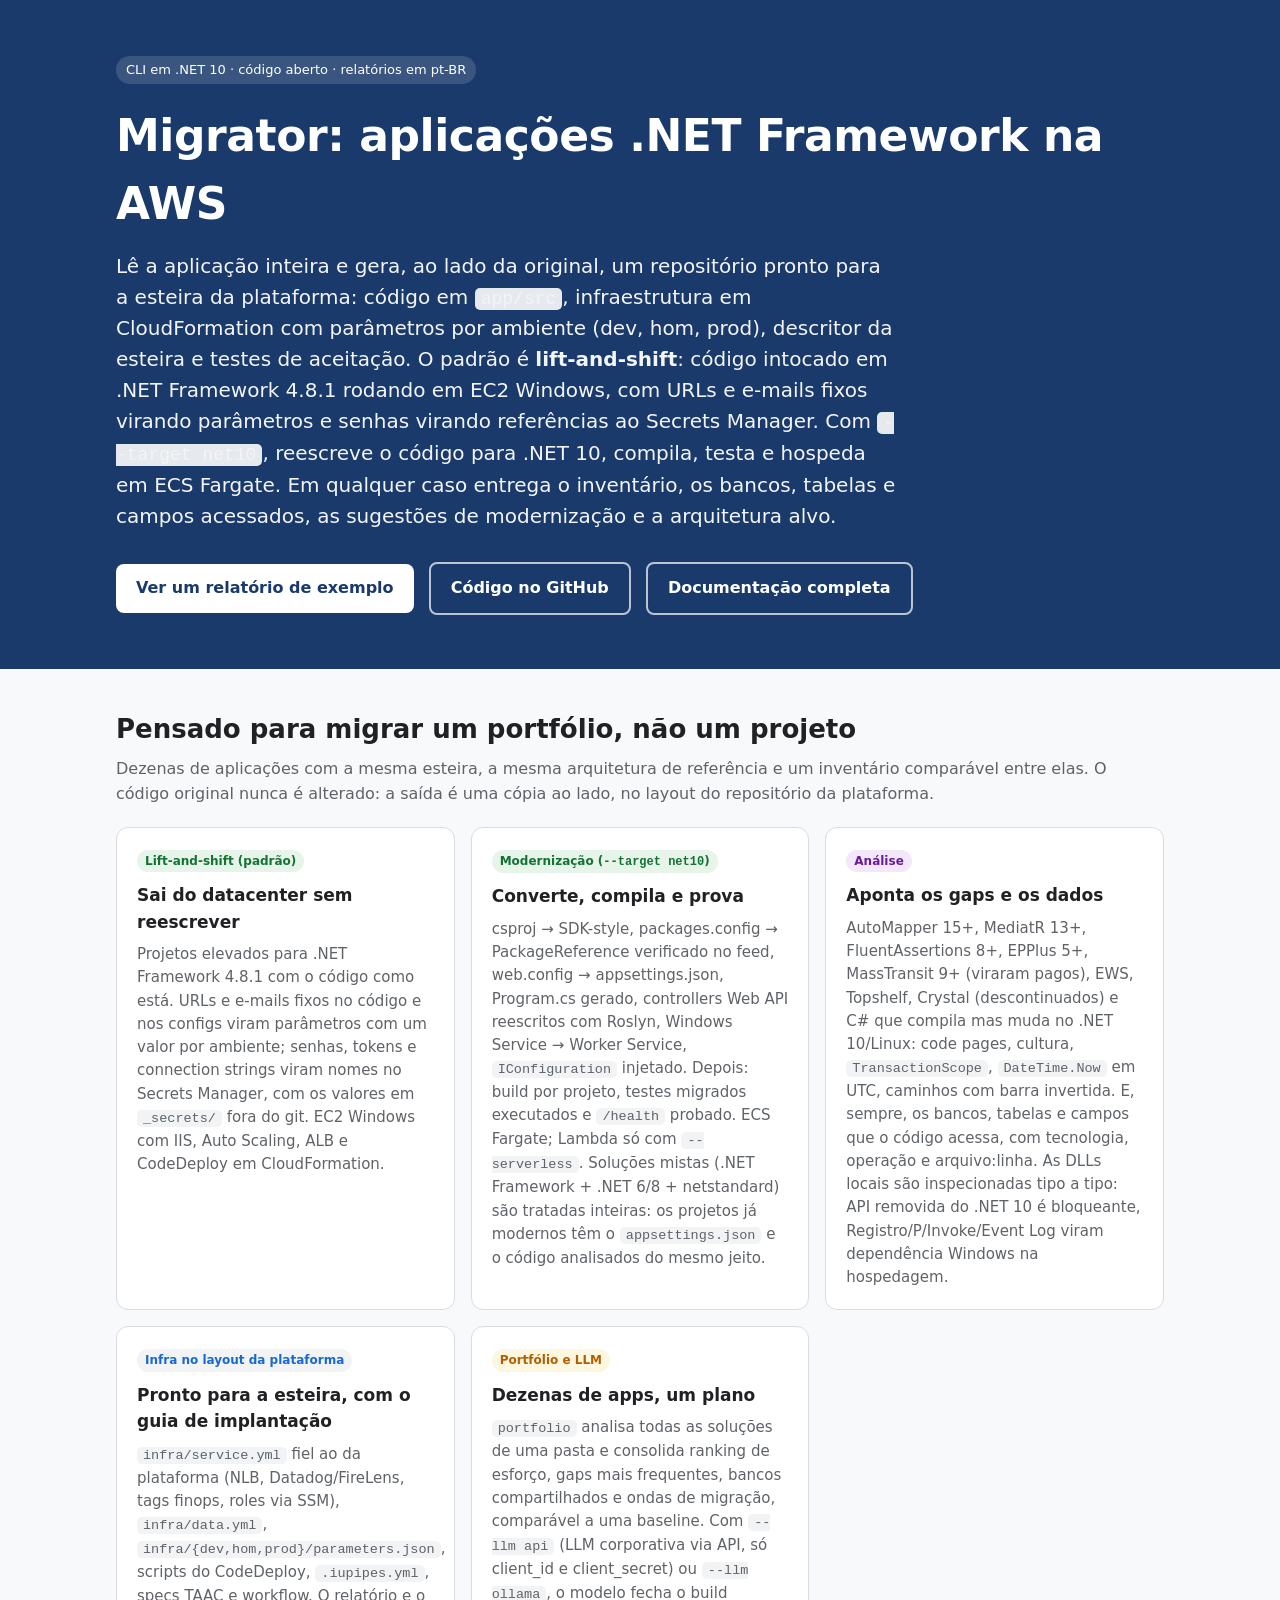
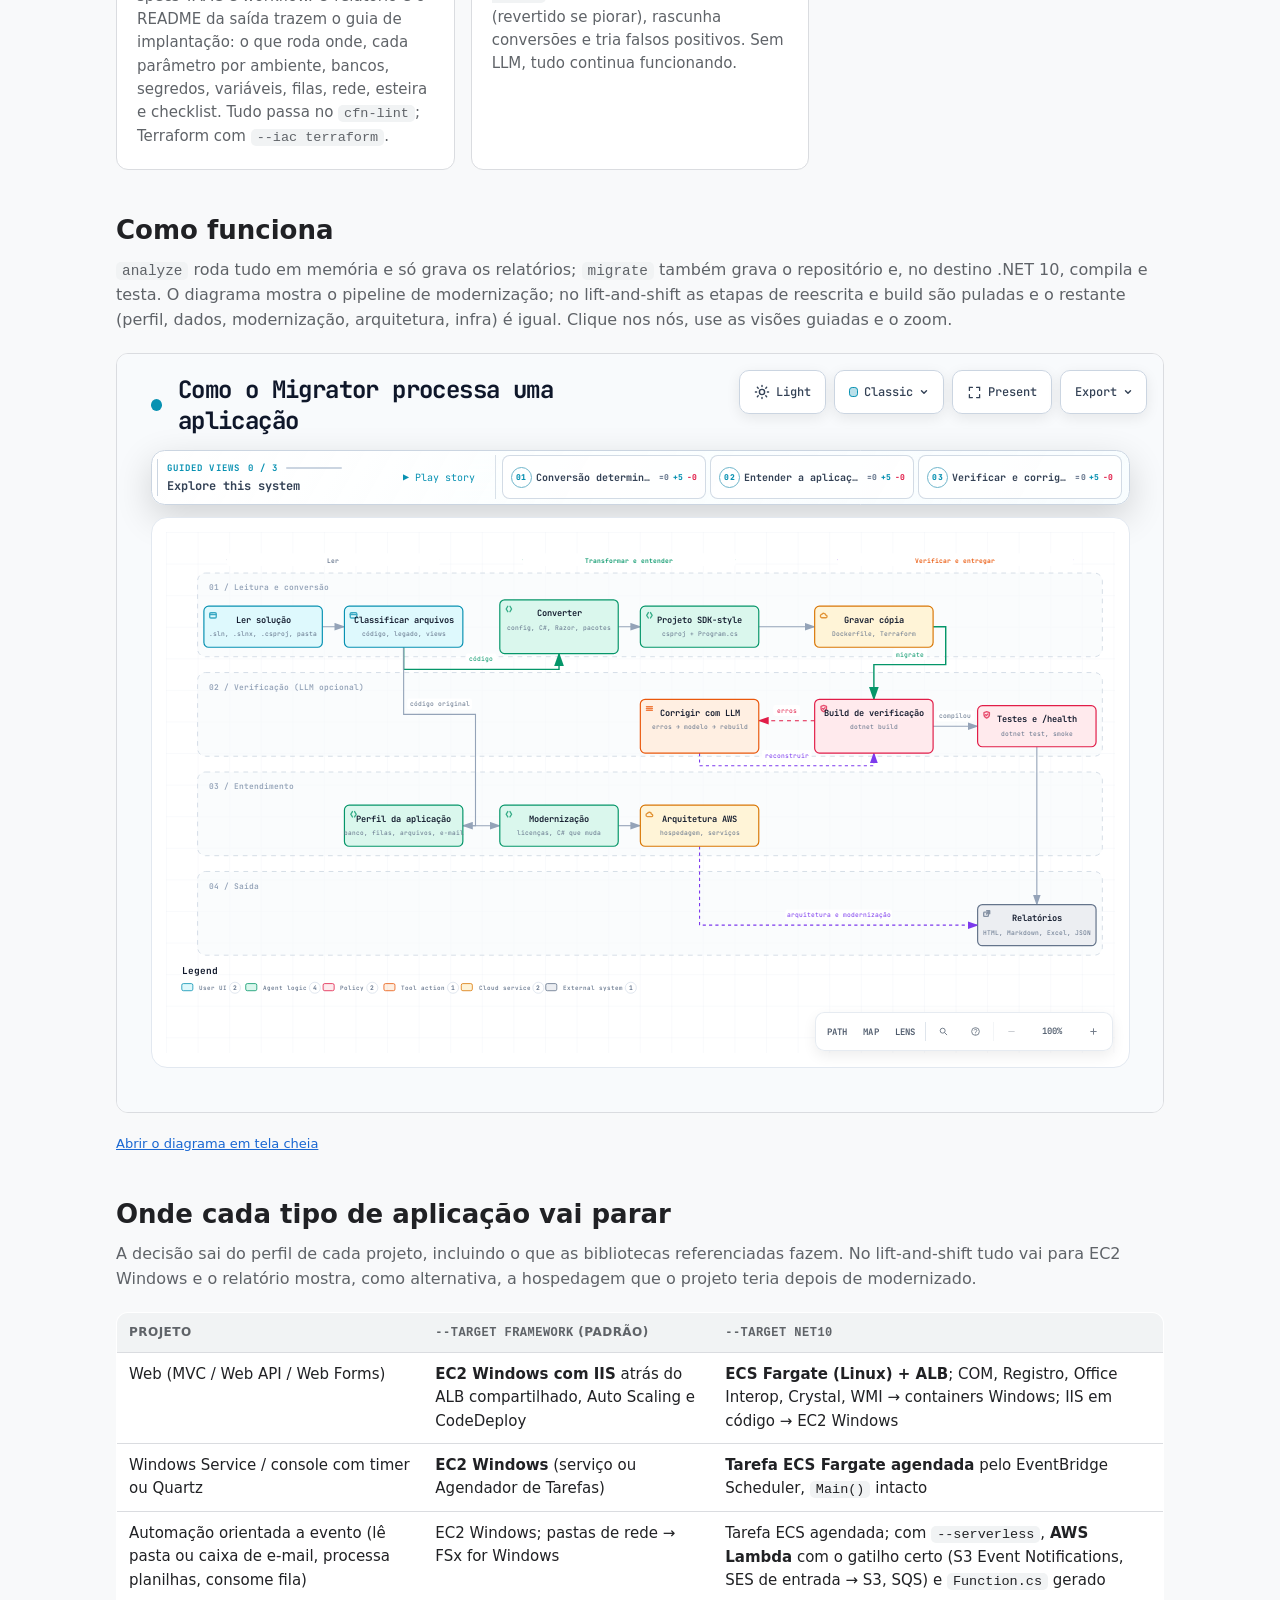
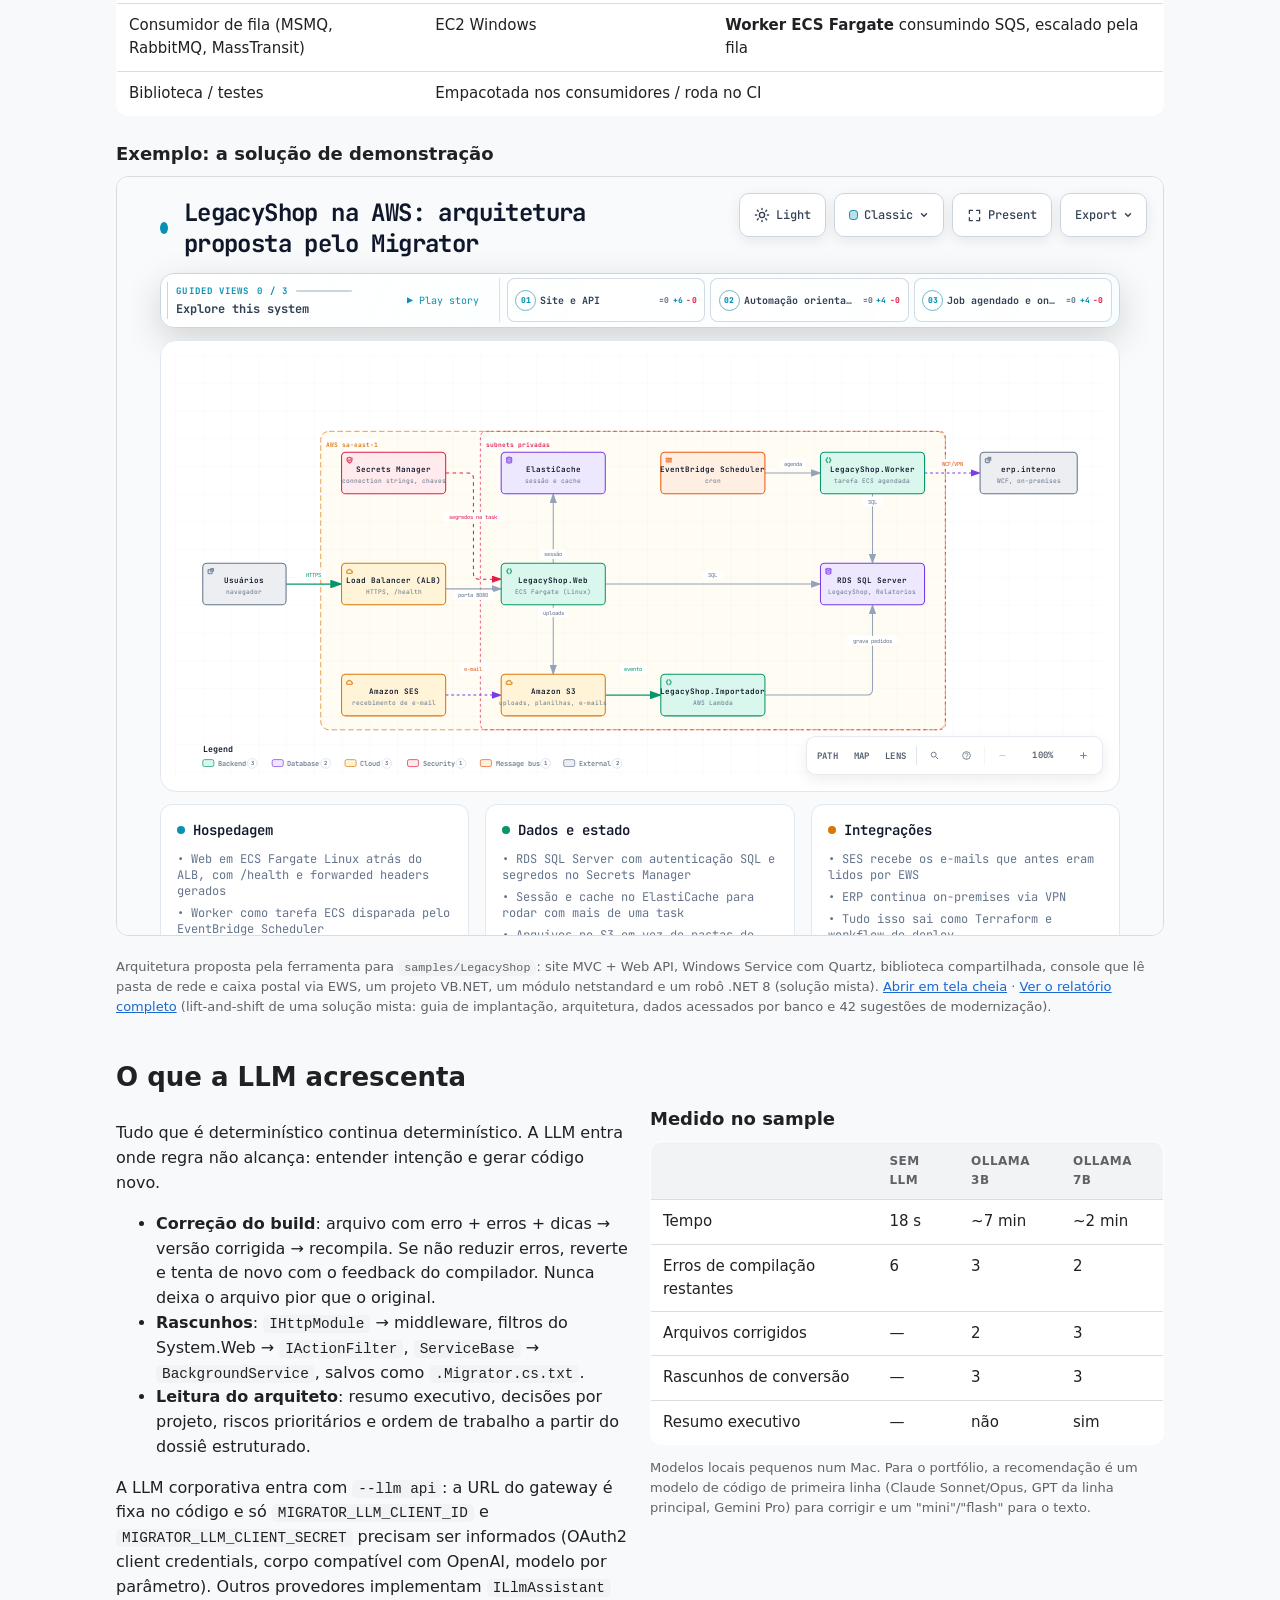
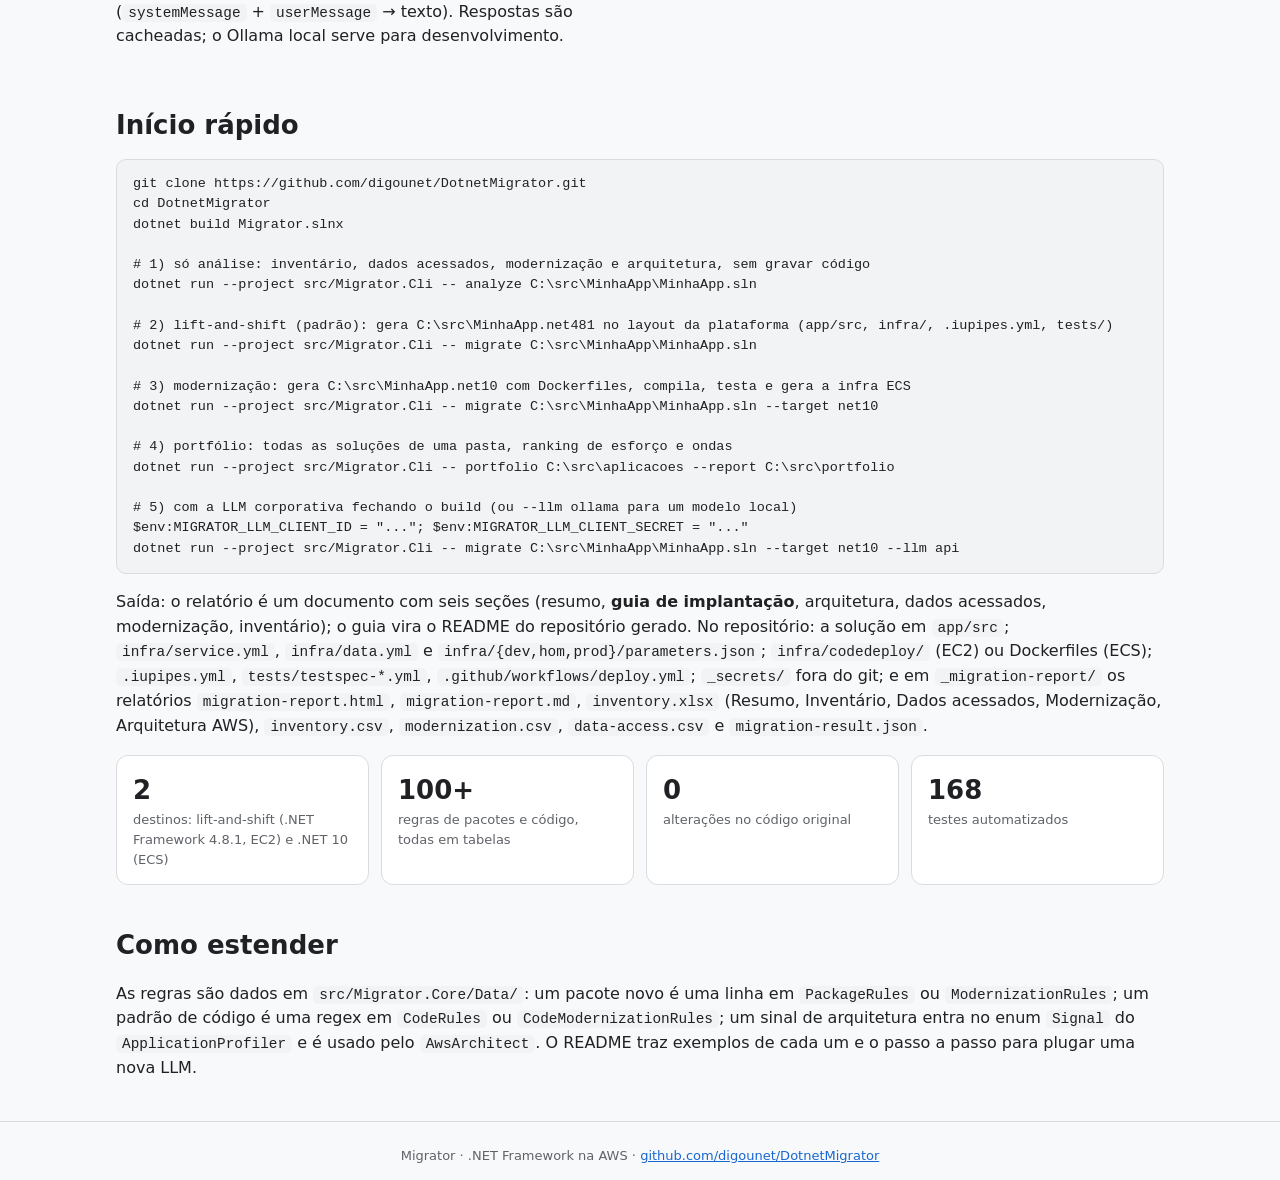
<file: docs/index.html>
<!DOCTYPE html>
<html lang="pt-BR">
<head>
<meta charset="utf-8">
<meta name="viewport" content="width=device-width, initial-scale=1">
<title>Migrator — .NET Framework na AWS</title>
<meta name="description" content="CLI que leva aplicações .NET Framework para a AWS por lift-and-shift (EC2 Windows, CloudFormation no layout da plataforma) ou as migra para .NET 10, com inventário, dados acessados, modernização e arquitetura alvo.">
<style>
  :root {
    --bg: #f8f9fa; --fg: #202124; --muted: #5f6368; --border: #dadce0; --card: #fff;
    --brand: #1a3a6b; --brand-2: #1967d2; --green: #137333; --green-bg: #e6f4ea; --amber: #b06000; --amber-bg: #fef7e0;
    --red: #c5221f; --red-bg: #fce8e6; --purple: #6a1b9a; --purple-bg: #f3e8fb; --code: #f1f3f4;
  }
  @media (prefers-color-scheme: dark) {
    :root:not([data-theme="light"]) {
      --bg: #121417; --fg: #e8eaed; --muted: #9aa0a6; --border: #3c4043; --card: #1e2124;
      --brand: #0f2a52; --brand-2: #8ab4f8; --green: #81c995; --green-bg: #1e3a28; --amber: #fdd663; --amber-bg: #3d2e0a;
      --red: #f28b82; --red-bg: #3c1f1e; --purple: #d7aefb; --purple-bg: #2e1f3a; --code: #2a2d31;
    }
  }
  * { box-sizing: border-box; }
  body { margin: 0; background: var(--bg); color: var(--fg); font: 16px/1.55 "Segoe UI", system-ui, -apple-system, sans-serif; }
  a { color: var(--brand-2); }
  header.hero { background: var(--brand); color: #fff; padding: 56px 16px 48px; }
  .wrap { max-width: 1080px; margin: 0 auto; padding: 0 16px; }
  .hero h1 { font-size: clamp(28px, 5vw, 44px); margin: 0 0 12px; font-weight: 700; letter-spacing: -.01em; }
  .hero p.lead { font-size: clamp(16px, 2.4vw, 20px); max-width: 780px; margin: 0 0 24px; opacity: .95; }
  .hero .cta a { display: inline-block; padding: 12px 20px; border-radius: 8px; font-weight: 600; text-decoration: none; margin: 6px 10px 6px 0; }
  .hero .cta .primary { background: #fff; color: var(--brand); }
  .hero .cta .secondary { border: 2px solid rgba(255,255,255,.7); color: #fff; }
  .hero .pill { display: inline-block; background: rgba(255,255,255,.14); padding: 4px 10px; border-radius: 999px; font-size: 13px; margin-bottom: 18px; }
  main { padding: 16px 0 64px; }
  section { margin: 40px 0; }
  h2 { font-size: 26px; margin: 0 0 8px; }
  h3 { font-size: 18px; margin: 24px 0 8px; }
  p.sub { color: var(--muted); margin: 0 0 20px; }
  .cards { display: grid; grid-template-columns: repeat(auto-fit, minmax(260px, 1fr)); gap: 16px; }
  .card { background: var(--card); border: 1px solid var(--border); border-radius: 12px; padding: 20px; }
  .card h3 { margin: 0 0 8px; font-size: 17px; }
  .card p { margin: 0; color: var(--muted); font-size: 15px; }
  .card .tag { display: inline-block; font-size: 12px; font-weight: 600; padding: 2px 8px; border-radius: 999px; margin-bottom: 10px; }
  .tag.green { background: var(--green-bg); color: var(--green); } .tag.amber { background: var(--amber-bg); color: var(--amber); }
  .tag.purple { background: var(--purple-bg); color: var(--purple); } .tag.blue { background: var(--code); color: var(--brand-2); }
  table { width: 100%; border-collapse: collapse; background: var(--card); border: 1px solid var(--border); border-radius: 12px; overflow: hidden; font-size: 15px; }
  th, td { text-align: left; padding: 10px 12px; border-bottom: 1px solid var(--border); vertical-align: top; }
  th { background: var(--code); font-size: 12px; text-transform: uppercase; letter-spacing: .04em; color: var(--muted); }
  tr:last-child td { border-bottom: 0; }
  .table-wrap { overflow-x: auto; }
  pre { background: var(--code); border: 1px solid var(--border); border-radius: 10px; padding: 14px 16px; overflow: auto; font-size: 13.5px; line-height: 1.5; }
  code { font-family: Consolas, "Cascadia Mono", ui-monospace, monospace; }
  p code, li code, td code { background: var(--code); padding: 1px 6px; border-radius: 5px; font-size: 90%; }
  .pipeline { display: grid; grid-template-columns: repeat(auto-fit, minmax(210px, 1fr)); gap: 10px; counter-reset: step; }
  .pipeline div { background: var(--card); border: 1px solid var(--border); border-radius: 10px; padding: 12px 14px; font-size: 14px; position: relative; padding-left: 44px; }
  .pipeline div::before { counter-increment: step; content: counter(step); position: absolute; left: 12px; top: 11px; width: 22px; height: 22px; border-radius: 50%; background: var(--brand-2); color: #fff; font-size: 12px; font-weight: 700; display: grid; place-items: center; }
  .mermaid { background: var(--card); border: 1px solid var(--border); border-radius: 12px; padding: 14px; overflow: auto; }
  iframe.diagram { width: 100%; height: 760px; border: 1px solid var(--border); border-radius: 12px; background: var(--card); }
  @media (max-width: 760px) { iframe.diagram { height: 560px; } }
  .note { color: var(--muted); font-size: 13px; }
  .two { display: grid; grid-template-columns: 1fr 1fr; gap: 20px; }
  @media (max-width: 760px) { .two { grid-template-columns: 1fr; } }
  footer { border-top: 1px solid var(--border); padding: 24px 16px; color: var(--muted); font-size: 13px; text-align: center; }
  .kpis { display: grid; grid-template-columns: repeat(auto-fit, minmax(150px, 1fr)); gap: 12px; margin: 16px 0 0; }
  .kpi { background: var(--card); border: 1px solid var(--border); border-radius: 12px; padding: 14px 16px; }
  .kpi .n { font-size: 26px; font-weight: 700; } .kpi .l { color: var(--muted); font-size: 13px; }
</style>
</head>
<body>
<header class="hero">
  <div class="wrap">
    <span class="pill">CLI em .NET 10 · código aberto · relatórios em pt-BR</span>
    <h1>Migrator: aplicações .NET Framework na AWS</h1>
    <p class="lead">Lê a aplicação inteira e gera, ao lado da original, um repositório pronto para a esteira da plataforma: código em <code>app/src</code>, infraestrutura em CloudFormation com parâmetros por ambiente (dev, hom, prod), descritor da esteira e testes de aceitação. O padrão é <strong>lift-and-shift</strong>: código intocado em .NET Framework 4.8.1 rodando em EC2 Windows, com URLs e e-mails fixos virando parâmetros e senhas virando referências ao Secrets Manager. Com <code>--target net10</code>, reescreve o código para .NET 10, compila, testa e hospeda em ECS Fargate. Em qualquer caso entrega o inventário, os bancos, tabelas e campos acessados, as sugestões de modernização e a arquitetura alvo.</p>
    <div class="cta">
      <a class="primary" href="demo/migration-report.html">Ver um relatório de exemplo</a>
      <a class="secondary" href="https://github.com/digounet/DotnetMigrator">Código no GitHub</a>
      <a class="secondary" href="https://github.com/digounet/DotnetMigrator#readme">Documentação completa</a>
    </div>
  </div>
</header>

<main class="wrap">
  <section>
    <h2>Pensado para migrar um portfólio, não um projeto</h2>
    <p class="sub">Dezenas de aplicações com a mesma esteira, a mesma arquitetura de referência e um inventário comparável entre elas. O código original nunca é alterado: a saída é uma cópia ao lado, no layout do repositório da plataforma.</p>
    <div class="cards">
      <div class="card"><span class="tag green">Lift-and-shift (padrão)</span><h3>Sai do datacenter sem reescrever</h3><p>Projetos elevados para .NET Framework 4.8.1 com o código como está. URLs e e-mails fixos no código e nos configs viram parâmetros com um valor por ambiente; senhas, tokens e connection strings viram nomes no Secrets Manager, com os valores em <code>_secrets/</code> fora do git. EC2 Windows com IIS, Auto Scaling, ALB e CodeDeploy em CloudFormation.</p></div>
      <div class="card"><span class="tag green">Modernização (<code>--target net10</code>)</span><h3>Converte, compila e prova</h3><p>csproj → SDK-style, packages.config → PackageReference verificado no feed, web.config → appsettings.json, Program.cs gerado, controllers Web API reescritos com Roslyn, Windows Service → Worker Service, <code>IConfiguration</code> injetado. Depois: build por projeto, testes migrados executados e <code>/health</code> probado. ECS Fargate; Lambda só com <code>--serverless</code>. Soluções mistas (.NET Framework + .NET 6/8 + netstandard) são tratadas inteiras: os projetos já modernos têm o <code>appsettings.json</code> e o código analisados do mesmo jeito.</p></div>
      <div class="card"><span class="tag purple">Análise</span><h3>Aponta os gaps e os dados</h3><p>AutoMapper 15+, MediatR 13+, FluentAssertions 8+, EPPlus 5+, MassTransit 9+ (viraram pagos), EWS, Topshelf, Crystal (descontinuados) e C# que compila mas muda no .NET 10/Linux: code pages, cultura, <code>TransactionScope</code>, <code>DateTime.Now</code> em UTC, caminhos com barra invertida. E, sempre, os bancos, tabelas e campos que o código acessa, com tecnologia, operação e arquivo:linha. As DLLs locais são inspecionadas tipo a tipo: API removida do .NET 10 é bloqueante, Registro/P/Invoke/Event Log viram dependência Windows na hospedagem.</p></div>
      <div class="card"><span class="tag blue">Infra no layout da plataforma</span><h3>Pronto para a esteira, com o guia de implantação</h3><p><code>infra/service.yml</code> fiel ao da plataforma (NLB, Datadog/FireLens, tags finops, roles via SSM), <code>infra/data.yml</code>, <code>infra/{dev,hom,prod}/parameters.json</code>, scripts do CodeDeploy, <code>.iupipes.yml</code>, specs TAAC e workflow. O relatório e o README da saída trazem o guia de implantação: o que roda onde, cada parâmetro por ambiente, bancos, segredos, variáveis, filas, rede, esteira e checklist. Tudo passa no <code>cfn-lint</code>; Terraform com <code>--iac terraform</code>.</p></div>
      <div class="card"><span class="tag amber">Portfólio e LLM</span><h3>Dezenas de apps, um plano</h3><p><code>portfolio</code> analisa todas as soluções de uma pasta e consolida ranking de esforço, gaps mais frequentes, bancos compartilhados e ondas de migração, comparável a uma baseline. Com <code>--llm api</code> (LLM corporativa via API, só client_id e client_secret) ou <code>--llm ollama</code>, o modelo fecha o build (revertido se piorar), rascunha conversões e tria falsos positivos. Sem LLM, tudo continua funcionando.</p></div>
    </div>
  </section>

  <section>
    <h2>Como funciona</h2>
    <p class="sub"><code>analyze</code> roda tudo em memória e só grava os relatórios; <code>migrate</code> também grava o repositório e, no destino .NET 10, compila e testa. O diagrama mostra o pipeline de modernização; no lift-and-shift as etapas de reescrita e build são puladas e o restante (perfil, dados, modernização, arquitetura, infra) é igual. Clique nos nós, use as visões guiadas e o zoom.</p>
    <iframe class="diagram" src="diagrams/pipeline.html" title="Como o Migrator processa uma aplicação" loading="lazy"></iframe>
    <p class="note"><a href="diagrams/pipeline.html">Abrir o diagrama em tela cheia</a></p>
  </section>

  <section>
    <h2>Onde cada tipo de aplicação vai parar</h2>
    <p class="sub">A decisão sai do perfil de cada projeto, incluindo o que as bibliotecas referenciadas fazem. No lift-and-shift tudo vai para EC2 Windows e o relatório mostra, como alternativa, a hospedagem que o projeto teria depois de modernizado.</p>
    <div class="table-wrap">
    <table>
      <thead><tr><th>Projeto</th><th><code>--target framework</code> (padrão)</th><th><code>--target net10</code></th></tr></thead>
      <tbody>
        <tr><td>Web (MVC / Web API / Web Forms)</td><td><strong>EC2 Windows com IIS</strong> atrás do ALB compartilhado, Auto Scaling e CodeDeploy</td><td><strong>ECS Fargate (Linux) + ALB</strong>; COM, Registro, Office Interop, Crystal, WMI → containers Windows; IIS em código → EC2 Windows</td></tr>
        <tr><td>Windows Service / console com timer ou Quartz</td><td><strong>EC2 Windows</strong> (serviço ou Agendador de Tarefas)</td><td><strong>Tarefa ECS Fargate agendada</strong> pelo EventBridge Scheduler, <code>Main()</code> intacto</td></tr>
        <tr><td>Automação orientada a evento (lê pasta ou caixa de e-mail, processa planilhas, consome fila)</td><td>EC2 Windows; pastas de rede → FSx for Windows</td><td>Tarefa ECS agendada; com <code>--serverless</code>, <strong>AWS Lambda</strong> com o gatilho certo (S3 Event Notifications, SES de entrada → S3, SQS) e <code>Function.cs</code> gerado</td></tr>
        <tr><td>Consumidor de fila (MSMQ, RabbitMQ, MassTransit)</td><td>EC2 Windows</td><td><strong>Worker ECS Fargate</strong> consumindo SQS, escalado pela fila</td></tr>
        <tr><td>Biblioteca / testes</td><td colspan="2">Empacotada nos consumidores / roda no CI</td></tr>
      </tbody>
    </table>
    </div>
    <h3>Exemplo: a solução de demonstração</h3>
    <iframe class="diagram" src="diagrams/legacyshop-aws.html" title="LegacyShop na AWS: arquitetura proposta pelo Migrator" loading="lazy"></iframe>
    <p class="note">Arquitetura proposta pela ferramenta para <code>samples/LegacyShop</code>: site MVC + Web API, Windows Service com Quartz, biblioteca compartilhada, console que lê pasta de rede e caixa postal via EWS, um projeto VB.NET, um módulo netstandard e um robô .NET 8 (solução mista). <a href="diagrams/legacyshop-aws.html">Abrir em tela cheia</a> · <a href="demo/migration-report.html">Ver o relatório completo</a> (lift-and-shift de uma solução mista: guia de implantação, arquitetura, dados acessados por banco e 42 sugestões de modernização).</p>
  </section>

  <section>
    <h2>O que a LLM acrescenta</h2>
    <div class="two">
      <div>
        <p>Tudo que é determinístico continua determinístico. A LLM entra onde regra não alcança: entender intenção e gerar código novo.</p>
        <ul>
          <li><strong>Correção do build</strong>: arquivo com erro + erros + dicas → versão corrigida → recompila. Se não reduzir erros, reverte e tenta de novo com o feedback do compilador. Nunca deixa o arquivo pior que o original.</li>
          <li><strong>Rascunhos</strong>: <code>IHttpModule</code> → middleware, filtros do System.Web → <code>IActionFilter</code>, <code>ServiceBase</code> → <code>BackgroundService</code>, salvos como <code>.Migrator.cs.txt</code>.</li>
          <li><strong>Leitura do arquiteto</strong>: resumo executivo, decisões por projeto, riscos prioritários e ordem de trabalho a partir do dossiê estruturado.</li>
        </ul>
        <p>A LLM corporativa entra com <code>--llm api</code>: a URL do gateway é fixa no código e só <code>MIGRATOR_LLM_CLIENT_ID</code> e <code>MIGRATOR_LLM_CLIENT_SECRET</code> precisam ser informados (OAuth2 client credentials, corpo compatível com OpenAI, modelo por parâmetro). Outros provedores implementam <code>ILlmAssistant</code> (<code>systemMessage</code> + <code>userMessage</code> → texto). Respostas são cacheadas; o Ollama local serve para desenvolvimento.</p>
      </div>
      <div>
        <h3 style="margin-top:0">Medido no sample</h3>
        <div class="table-wrap">
        <table>
          <thead><tr><th></th><th>Sem LLM</th><th>Ollama 3B</th><th>Ollama 7B</th></tr></thead>
          <tbody>
            <tr><td>Tempo</td><td>18 s</td><td>~7 min</td><td>~2 min</td></tr>
            <tr><td>Erros de compilação restantes</td><td>6</td><td>3</td><td>2</td></tr>
            <tr><td>Arquivos corrigidos</td><td>—</td><td>2</td><td>3</td></tr>
            <tr><td>Rascunhos de conversão</td><td>—</td><td>3</td><td>3</td></tr>
            <tr><td>Resumo executivo</td><td>—</td><td>não</td><td>sim</td></tr>
          </tbody>
        </table>
        </div>
        <p class="note">Modelos locais pequenos num Mac. Para o portfólio, a recomendação é um modelo de código de primeira linha (Claude Sonnet/Opus, GPT da linha principal, Gemini Pro) para corrigir e um "mini"/"flash" para o texto.</p>
      </div>
    </div>
  </section>

  <section>
    <h2>Início rápido</h2>
    <pre><code>git clone https://github.com/digounet/DotnetMigrator.git
cd DotnetMigrator
dotnet build Migrator.slnx

# 1) só análise: inventário, dados acessados, modernização e arquitetura, sem gravar código
dotnet run --project src/Migrator.Cli -- analyze C:\src\MinhaApp\MinhaApp.sln

# 2) lift-and-shift (padrão): gera C:\src\MinhaApp.net481 no layout da plataforma (app/src, infra/, .iupipes.yml, tests/)
dotnet run --project src/Migrator.Cli -- migrate C:\src\MinhaApp\MinhaApp.sln

# 3) modernização: gera C:\src\MinhaApp.net10 com Dockerfiles, compila, testa e gera a infra ECS
dotnet run --project src/Migrator.Cli -- migrate C:\src\MinhaApp\MinhaApp.sln --target net10

# 4) portfólio: todas as soluções de uma pasta, ranking de esforço e ondas
dotnet run --project src/Migrator.Cli -- portfolio C:\src\aplicacoes --report C:\src\portfolio

# 5) com a LLM corporativa fechando o build (ou --llm ollama para um modelo local)
$env:MIGRATOR_LLM_CLIENT_ID = "..."; $env:MIGRATOR_LLM_CLIENT_SECRET = "..."
dotnet run --project src/Migrator.Cli -- migrate C:\src\MinhaApp\MinhaApp.sln --target net10 --llm api</code></pre>
    <p>Saída: o relatório é um documento com seis seções (resumo, <strong>guia de implantação</strong>, arquitetura, dados acessados, modernização, inventário); o guia vira o README do repositório gerado. No repositório: a solução em <code>app/src</code>; <code>infra/service.yml</code>, <code>infra/data.yml</code> e <code>infra/{dev,hom,prod}/parameters.json</code>; <code>infra/codedeploy/</code> (EC2) ou Dockerfiles (ECS); <code>.iupipes.yml</code>, <code>tests/testspec-*.yml</code>, <code>.github/workflows/deploy.yml</code>; <code>_secrets/</code> fora do git; e em <code>_migration-report/</code> os relatórios <code>migration-report.html</code>, <code>migration-report.md</code>, <code>inventory.xlsx</code> (Resumo, Inventário, Dados acessados, Modernização, Arquitetura AWS), <code>inventory.csv</code>, <code>modernization.csv</code>, <code>data-access.csv</code> e <code>migration-result.json</code>.</p>
    <div class="kpis">
      <div class="kpi"><div class="n">2</div><div class="l">destinos: lift-and-shift (.NET Framework 4.8.1, EC2) e .NET 10 (ECS)</div></div>
      <div class="kpi"><div class="n">100+</div><div class="l">regras de pacotes e código, todas em tabelas</div></div>
      <div class="kpi"><div class="n">0</div><div class="l">alterações no código original</div></div>
      <div class="kpi"><div class="n">168</div><div class="l">testes automatizados</div></div>
    </div>
  </section>

  <section>
    <h2>Como estender</h2>
    <p>As regras são dados em <code>src/Migrator.Core/Data/</code>: um pacote novo é uma linha em <code>PackageRules</code> ou <code>ModernizationRules</code>; um padrão de código é uma regex em <code>CodeRules</code> ou <code>CodeModernizationRules</code>; um sinal de arquitetura entra no enum <code>Signal</code> do <code>ApplicationProfiler</code> e é usado pelo <code>AwsArchitect</code>. O README traz exemplos de cada um e o passo a passo para plugar uma nova LLM.</p>
  </section>
</main>

<footer>Migrator · .NET Framework na AWS · <a href="https://github.com/digounet/DotnetMigrator">github.com/digounet/DotnetMigrator</a></footer>


</body>
</html>
</file>
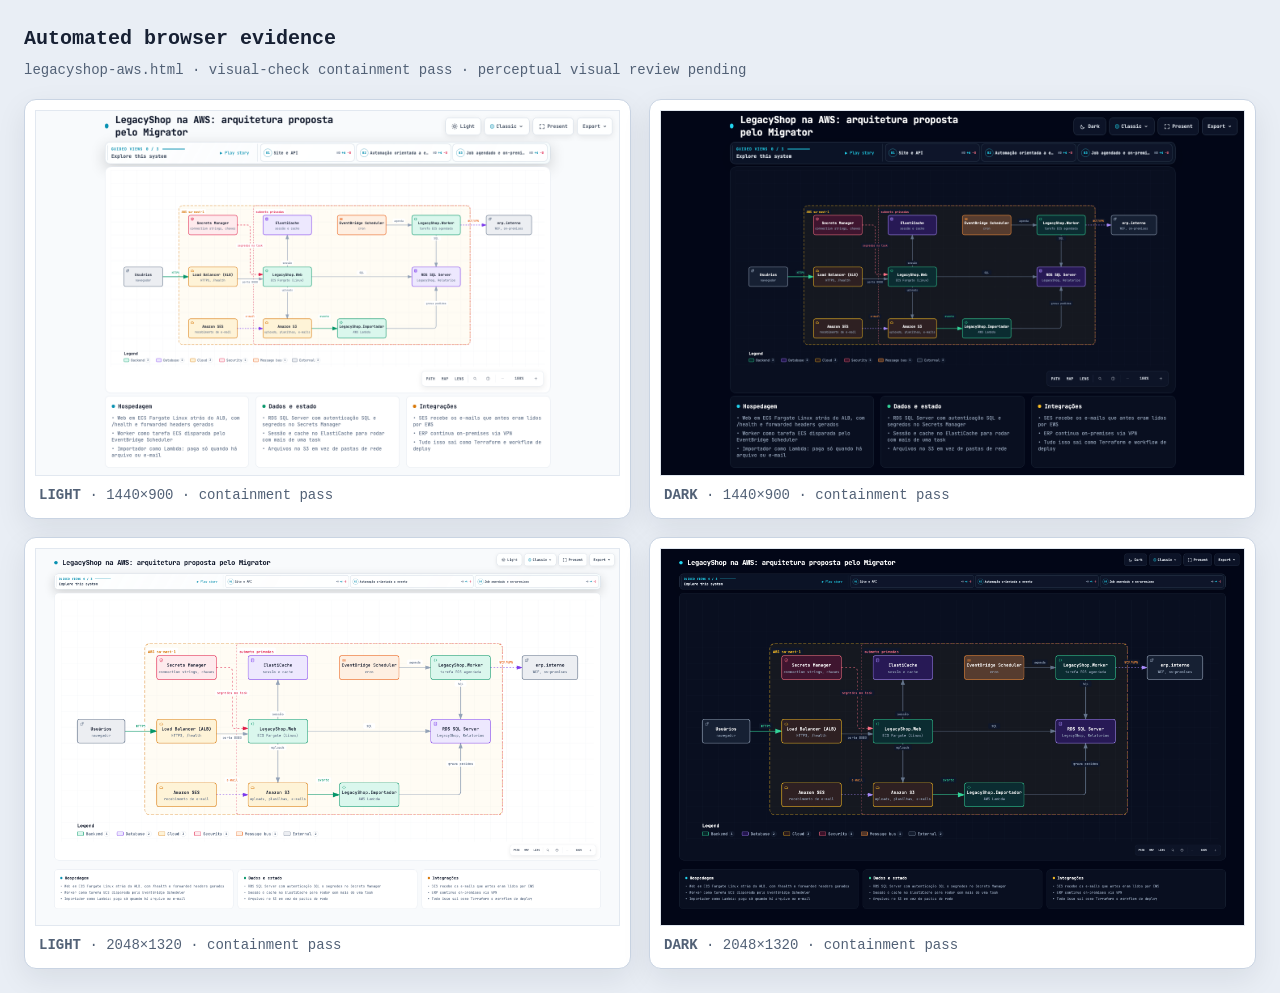
<file: docs/diagrams/legacyshop-aws.visual-check.html>
<!doctype html>
<html lang="en">
<head>
<meta charset="utf-8">
<meta name="viewport" content="width=device-width,initial-scale=1">
<title>Archify automated browser evidence · legacyshop-aws.html</title>
<style>
*{box-sizing:border-box}body{margin:0;padding:24px;background:#e9eef5;color:#172033;font:14px/1.5 ui-monospace,SFMono-Regular,Menlo,Consolas,monospace}header{max-width:1500px;margin:0 auto 18px}h1{margin:0 0 6px;font-size:20px}p{margin:0;color:#526176}.grid{max-width:1500px;margin:auto;display:grid;grid-template-columns:repeat(2,minmax(0,1fr));gap:18px}figure{margin:0;padding:10px;background:white;border:1px solid #c9d4e3;border-radius:12px;box-shadow:0 10px 30px rgba(15,23,42,.08)}img{display:block;width:100%;height:auto;border:1px solid #e2e8f0}figcaption{padding:9px 4px 2px;color:#526176}@media(max-width:900px){.grid{grid-template-columns:1fr}}
</style>
</head>
<body>
<header><h1>Automated browser evidence</h1><p>legacyshop-aws.html · visual-check containment pass · perceptual visual review pending</p></header>
<main class="grid">
      <figure>
        <img src="legacyshop-aws.visual-check.1440x900.light.png" alt="light 1440 by 900">
        <figcaption><strong>LIGHT</strong> · 1440×900 · containment pass</figcaption>
      </figure>
      <figure>
        <img src="legacyshop-aws.visual-check.1440x900.dark.png" alt="dark 1440 by 900">
        <figcaption><strong>DARK</strong> · 1440×900 · containment pass</figcaption>
      </figure>
      <figure>
        <img src="legacyshop-aws.visual-check.2048x1320.light.png" alt="light 2048 by 1320">
        <figcaption><strong>LIGHT</strong> · 2048×1320 · containment pass</figcaption>
      </figure>
      <figure>
        <img src="legacyshop-aws.visual-check.2048x1320.dark.png" alt="dark 2048 by 1320">
        <figcaption><strong>DARK</strong> · 2048×1320 · containment pass</figcaption>
      </figure>
</main>
</body>
</html>
</file>
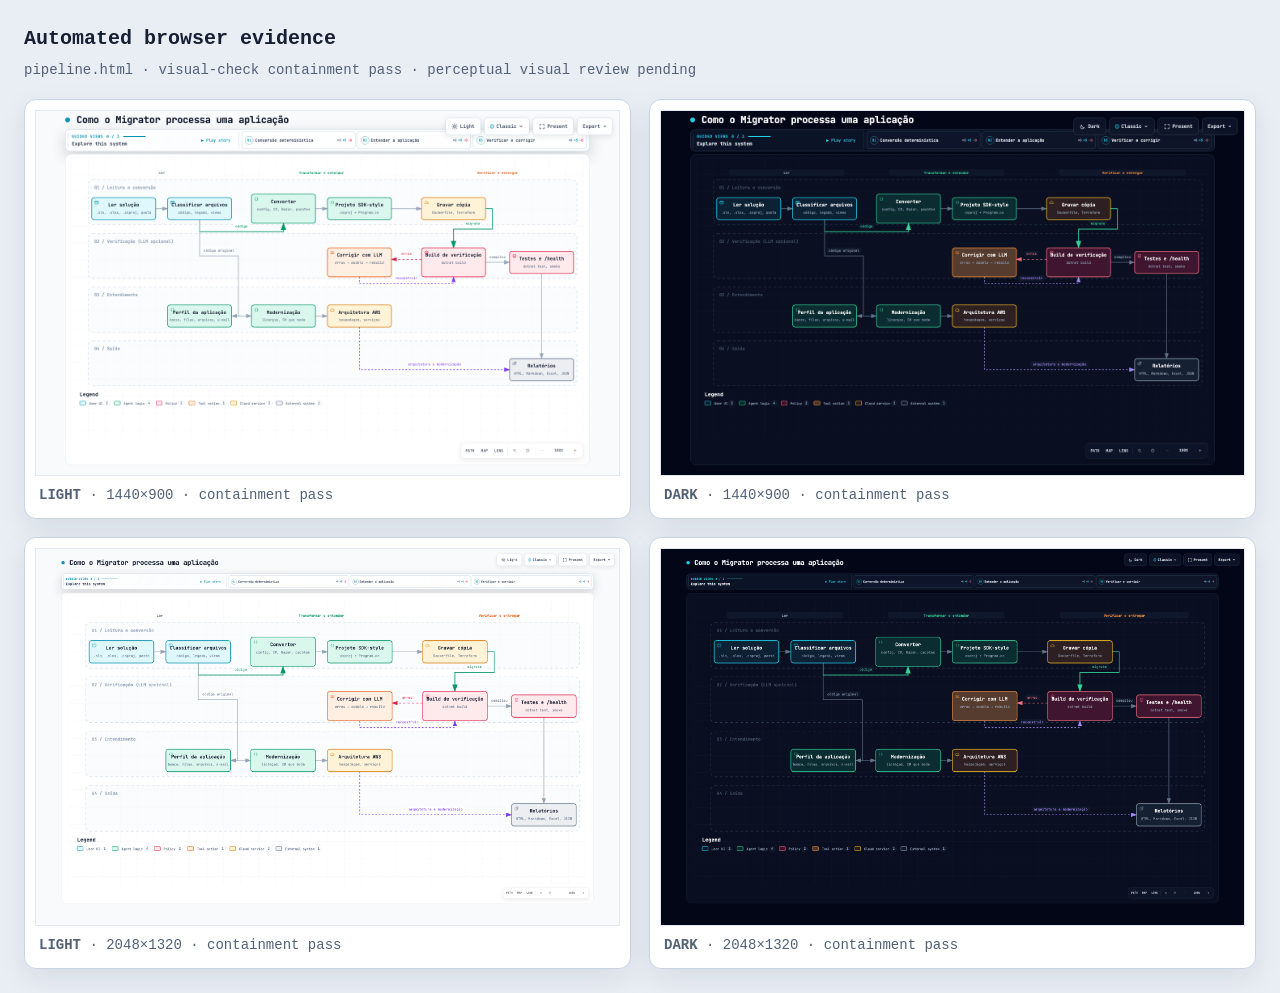
<file: docs/diagrams/pipeline.visual-check.html>
<!doctype html>
<html lang="en">
<head>
<meta charset="utf-8">
<meta name="viewport" content="width=device-width,initial-scale=1">
<title>Archify automated browser evidence · pipeline.html</title>
<style>
*{box-sizing:border-box}body{margin:0;padding:24px;background:#e9eef5;color:#172033;font:14px/1.5 ui-monospace,SFMono-Regular,Menlo,Consolas,monospace}header{max-width:1500px;margin:0 auto 18px}h1{margin:0 0 6px;font-size:20px}p{margin:0;color:#526176}.grid{max-width:1500px;margin:auto;display:grid;grid-template-columns:repeat(2,minmax(0,1fr));gap:18px}figure{margin:0;padding:10px;background:white;border:1px solid #c9d4e3;border-radius:12px;box-shadow:0 10px 30px rgba(15,23,42,.08)}img{display:block;width:100%;height:auto;border:1px solid #e2e8f0}figcaption{padding:9px 4px 2px;color:#526176}@media(max-width:900px){.grid{grid-template-columns:1fr}}
</style>
</head>
<body>
<header><h1>Automated browser evidence</h1><p>pipeline.html · visual-check containment pass · perceptual visual review pending</p></header>
<main class="grid">
      <figure>
        <img src="pipeline.visual-check.1440x900.light.png" alt="light 1440 by 900">
        <figcaption><strong>LIGHT</strong> · 1440×900 · containment pass</figcaption>
      </figure>
      <figure>
        <img src="pipeline.visual-check.1440x900.dark.png" alt="dark 1440 by 900">
        <figcaption><strong>DARK</strong> · 1440×900 · containment pass</figcaption>
      </figure>
      <figure>
        <img src="pipeline.visual-check.2048x1320.light.png" alt="light 2048 by 1320">
        <figcaption><strong>LIGHT</strong> · 2048×1320 · containment pass</figcaption>
      </figure>
      <figure>
        <img src="pipeline.visual-check.2048x1320.dark.png" alt="dark 2048 by 1320">
        <figcaption><strong>DARK</strong> · 2048×1320 · containment pass</figcaption>
      </figure>
</main>
</body>
</html>
</file>
